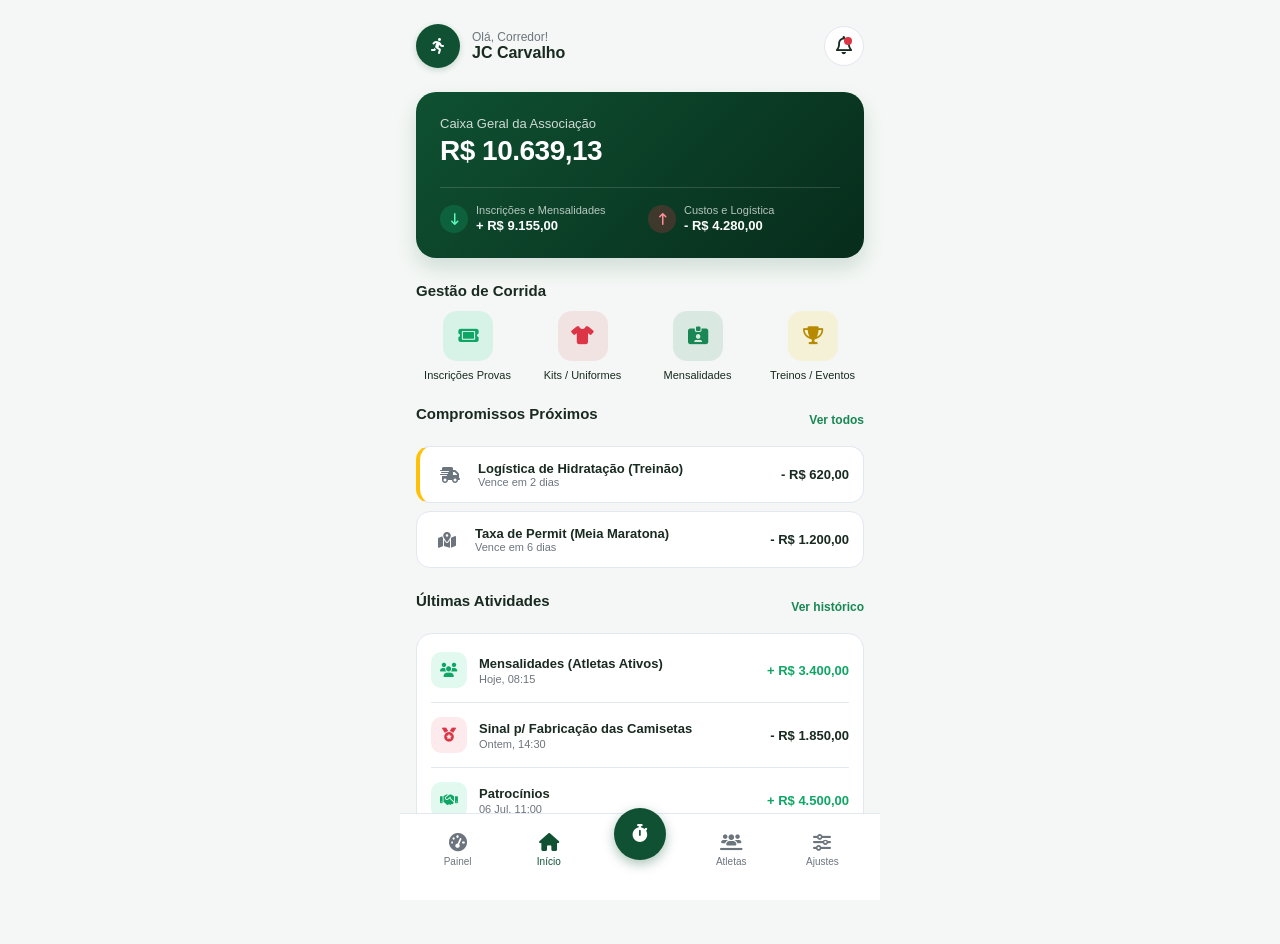
<file: index.html>
<!DOCTYPE html>
<html lang="pt-BR">
<head>
    <meta charset="UTF-8">
    <meta name="viewport" content="width=device-width, initial-scale=1.0">
    <title>Finanças - JC Carvalho</title>
    <link rel="stylesheet" href="style.css">
    <link rel="stylesheet" href="https://cdnjs.cloudflare.com/ajax/libs/font-awesome/6.4.0/css/all.min.css">
</head>
<body>

    <header class="app-header">
        <div class="user-info">
            <div class="avatar"><i class="fa-solid fa-person-running"></i></div>
            <div>
                <p class="welcome">Olá, Corredor!</p>
                <h1 class="club-name">JC Carvalho</h1>
            </div>
        </div>
        <button class="notification-btn" aria-label="Notificações">
            <i class="fa-regular fa-bell"></i>
            <span class="badge"></span>
        </button>
    </header>

    <section class="balance-card">
        <p class="balance-label">Caixa Geral da Associação</p>
        <h2 class="balance-value">R$ 10.639,13</h2>
        <div class="balance-details">
            <div class="detail-item income">
                <i class="fa-solid fa-arrow-down-long"></i>
                <div>
                    <span>Inscrições e Mensalidades</span>
                    <strong>+ R$ 9.155,00</strong>
                </div>
            </div>
            <div class="detail-item expense">
                <i class="fa-solid fa-arrow-up-long"></i>
                <div>
                    <span>Custos e Logística</span>
                    <strong>- R$ 4.280,00</strong>
                </div>
            </div>
        </div>
    </section>

    <section class="quick-actions">
        <h3>Gestão de Corrida</h3>
        <div class="actions-grid">
            <button class="action-btn">
                <div class="icon-wrapper income-bg"><i class="fa-solid fa-ticket"></i></div>
                <span>Inscrições Provas</span>
            </button>
            <button class="action-btn">
                <div class="icon-wrapper expense-bg"><i class="fa-solid fa-shirt"></i></div>
                <span>Kits / Uniformes</span>
            </button>
            <button class="action-btn">
                <div class="icon-wrapper member-bg"><i class="fa-solid fa-id-card-clip"></i></div>
                <span>Mensalidades</span>
            </button>
            <button class="action-btn">
                <div class="icon-wrapper report-bg"><i class="fa-solid fa-trophy"></i></div>
                <span>Treinos / Eventos</span>
            </button>
        </div>
    </section>

    <section class="upcoming-bills">
        <div class="section-header">
            <h3>Compromissos Próximos</h3>
            <a href="#" class="see-all">Ver todos</a>
        </div>
        <div class="bill-card alert">
            <div class="bill-info">
                <i class="fa-solid fa-truck-fast bill-icon"></i>
                <div>
                    <h4>Logística de Hidratação (Treinão)</h4>
                    <p>Vence em 2 dias</p>
                </div>
            </div>
            <span class="bill-amount">- R$ 620,00</span>
        </div>
        <div class="bill-card">
            <div class="bill-info">
                <i class="fa-solid fa-map-location-dot bill-icon"></i>
                <div>
                    <h4>Taxa de Permit (Meia Maratona)</h4>
                    <p>Vence em 6 dias</p>
                </div>
            </div>
            <span class="bill-amount">- R$ 1.200,00</span>
        </div>
    </section>

    <section class="recent-transactions">
        <div class="section-header">
            <h3>Últimas Atividades</h3>
            <a href="#" class="see-all">Ver histórico</a>
        </div>
        <div class="transaction-list">
            <div class="transaction-item">
                <div class="t-info">
                    <div class="t-icon income-light"><i class="fa-solid fa-users"></i></div>
                    <div>
                        <h4>Mensalidades (Atletas Ativos)</h4>
                        <p>Hoje, 08:15</p>
                    </div>
                </div>
                <span class="t-amount positive">+ R$ 3.400,00</span>
            </div>
            <div class="transaction-item">
                <div class="t-info">
                    <div class="t-icon expense-light"><i class="fa-solid fa-medal"></i></div>
                    <div>
                        <h4>Sinal p/ Fabricação das Camisetas</h4>
                        <p>Ontem, 14:30</p>
                    </div>
                </div>
                <span class="t-amount negative">- R$ 1.850,00</span>
            </div>
            <div class="transaction-item">
                <div class="t-info">
                    <div class="t-icon income-light"><i class="fa-solid fa-handshake"></i></div>
                    <div>
                        <h4>Patrocínios</h4>
                        <p>06 Jul, 11:00</p>
                    </div>
                </div>
                <span class="t-amount positive">+ R$ 4.500,00</span>
            </div>
        </div>
    </section>

    <nav class="bottom-nav">
        <a href="painel.html" class="nav-item">
            <i class="fa-solid fa-gauge-high"></i>
            <span>Painel</span>
        </a>
        <a href="index.html" class="nav-item active">
            <i class="fa-solid fa-house"></i>
            <span>Início</span>
        </a>
        <a href="#" class="nav-item central-add" aria-label="Lançar transação rápida">
            <div class="add-circle"><i class="fa-solid fa-stopwatch"></i></div>
        </a>
        <a href="#" class="nav-item">
            <i class="fa-solid fa-users-line"></i>
            <span>Atletas</span>
        </a>
        <a href="#" class="nav-item">
            <i class="fa-solid fa-sliders"></i>
            <span>Ajustes</span>
        </a>
    </nav>

</body>
</html>
</file>
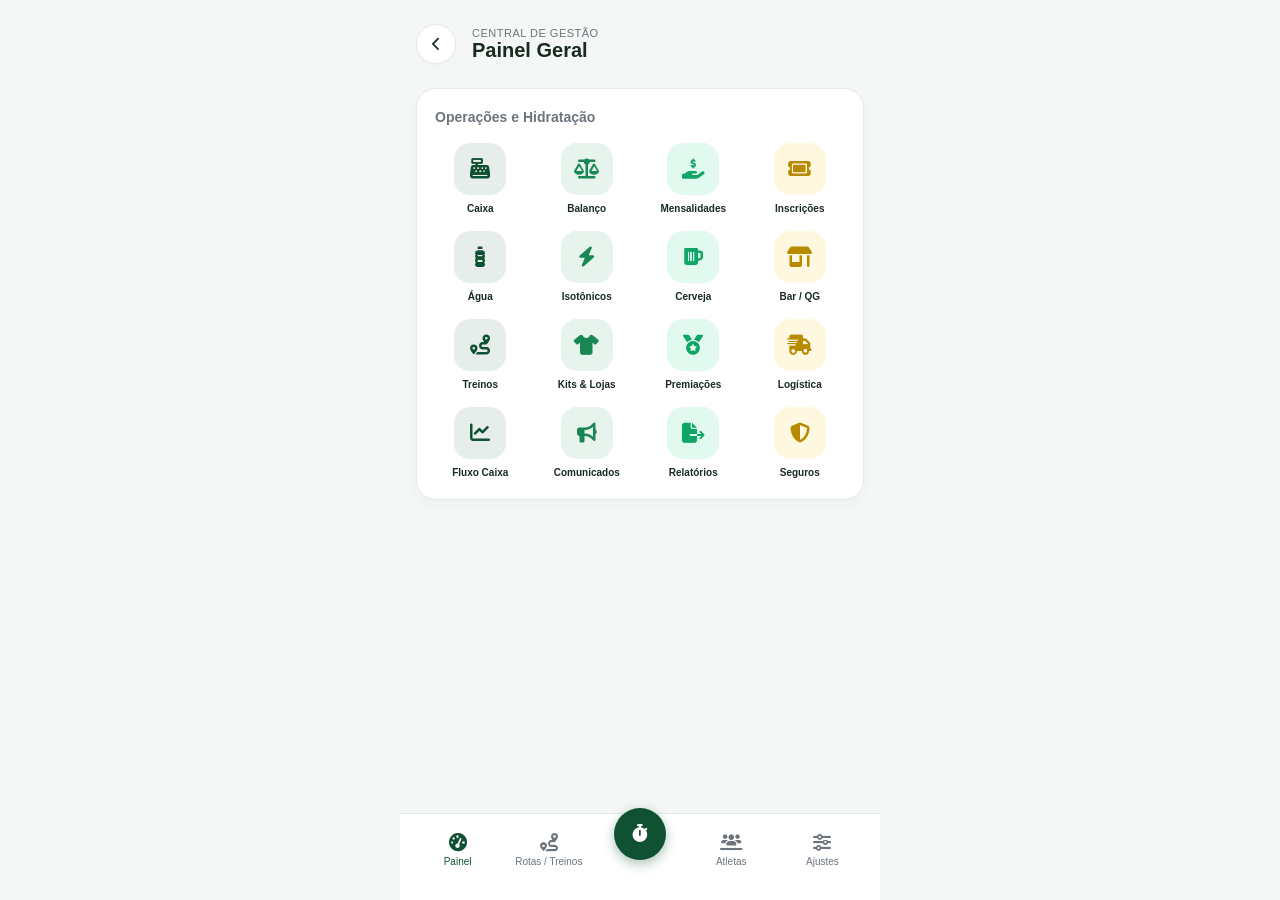
<file: painel.html>
<!DOCTYPE html>
<html lang="pt-BR">
<head>
    <meta charset="UTF-8">
    <meta name="viewport" content="width=device-width, initial-scale=1.0">
    <title>Painel de Controle - Pace & Asfalto AC</title>
    <link rel="stylesheet" href="painel.css">
    <!-- Importação de Ícones Modernos (Font Awesome) -->
    <link rel="stylesheet" href="https://cdnjs.cloudflare.com/ajax/libs/font-awesome/6.4.0/css/all.min.css">
</head>
<body>

    <!-- Header / Topo da Página -->
    <header class="app-header">
        <div class="back-navigation">
            <a href="index.html" class="back-btn" aria-label="Voltar para o início">
                <i class="fa-solid fa-chevron-left"></i>
            </a>
            <div>
                <p class="subtitle">Central de Gestão</p>
                <h1 class="page-title">Painel Geral</h1>
            </div>
        </div>
    </header>

    <!-- Grid de Ferramentas (16 Botões em 4 colunas) -->
    <main class="panel-container">
        <h3 class="grid-title">Operações e Hidratação</h3>
        <div class="tools-grid">
            
            <!-- Linha 1: Finanças Essenciais -->
            <button class="tool-btn">
                <div class="icon-box green-dark"><i class="fa-solid fa-cash-register"></i></div>
                <span>Caixa</span>
            </button>
            <button class="tool-btn">
                <div class="icon-box green-medium"><i class="fa-solid fa-scale-balanced"></i></div>
                <span>Balanço</span>
            </button>
            <button class="tool-btn">
                <div class="icon-box green-light"><i class="fa-solid fa-hand-holding-dollar"></i></div>
                <span>Mensalidades</span>
            </button>
            <button class="tool-btn">
                <div class="icon-box orange-alert"><i class="fa-solid fa-ticket"></i></div>
                <span>Inscrições</span>
            </button>

            <!-- Linha 2: Hidratação e Resenha (Novos!) -->
            <button class="tool-btn">
                <div class="icon-box green-dark"><i class="fa-solid fa-bottle-water"></i></div>
                <span>Água</span>
            </button>
            <button class="tool-btn">
                <div class="icon-box green-medium"><i class="fa-solid fa-bolt"></i></div>
                <span>Isotônicos</span>
            </button>
            <button class="tool-btn">
                <div class="icon-box green-light"><i class="fa-solid fa-beer-mug-empty"></i></div>
                <span>Cerveja</span>
            </button>
            <button class="tool-btn">
                <div class="icon-box orange-alert"><i class="fa-solid fa-shop"></i></div>
                <span>Bar / QG</span>
            </button>

            <!-- Linha 3: Logística e Treinos -->
            <button class="tool-btn">
                <div class="icon-box green-dark"><i class="fa-solid fa-route"></i></div>
                <span>Treinos</span>
            </button>
            <button class="tool-btn">
                <div class="icon-box green-medium"><i class="fa-solid fa-shirt"></i></div>
                <span>Kits & Lojas</span>
            </button>
            <button class="tool-btn">
                <div class="icon-box green-light"><i class="fa-solid fa-medal"></i></div>
                <span>Premiações</span>
            </button>
            <button class="tool-btn">
                <div class="icon-box orange-alert"><i class="fa-solid fa-truck-fast"></i></div>
                <span>Logística</span>
            </button>

            <!-- Linha 4: Relatórios e Comunicação -->
            <button class="tool-btn">
                <div class="icon-box green-dark"><i class="fa-solid fa-chart-line"></i></div>
                <span>Fluxo Caixa</span>
            </button>
            <button class="tool-btn">
                <div class="icon-box green-medium"><i class="fa-solid fa-bullhorn"></i></div>
                <span>Comunicados</span>
            </button>
            <button class="tool-btn">
                <div class="icon-box green-light"><i class="fa-solid fa-file-export"></i></div>
                <span>Relatórios</span>
            </button>
            <button class="tool-btn">
                <div class="icon-box orange-alert"><i class="fa-solid fa-shield-halved"></i></div>
                <span>Seguros</span>
            </button>

        </div>
    </main>

    <!-- Barra de Navegação Inferior Fixa -->
    <nav class="bottom-nav">
        <a href="painel.html" class="nav-item active">
            <i class="fa-solid fa-gauge-high"></i>
            <span>Painel</span>
        </a>
        <a href="index.html" class="nav-item">
            <i class="fa-solid fa-route"></i>
            <span>Rotas / Treinos</span>
        </a>
        <a href="index.html" class="nav-item central-add" aria-label="Lançar transação rápida">
            <div class="add-circle"><i class="fa-solid fa-stopwatch"></i></div>
        </a>
        <a href="index.html" class="nav-item">
            <i class="fa-solid fa-users-line"></i>
            <span>Atletas</span>
        </a>
        <a href="index.html" class="nav-item">
            <i class="fa-solid fa-sliders"></i>
            <span>Ajustes</span>
        </a>
    </nav>

</body>
</html>
</file>
<file: style.css>
/* Reset e Configurações Globais */
* {
    margin: 0;
    padding: 0;
    box-sizing: border-box;
    font-family: -apple-system, BlinkMacSystemFont, "Segoe UI", Roboto, Helvetica, Arial, sans-serif;
}

:root {
    --bg-color: #f4f7f5;       /* Fundo cinza claro levemente esverdeado (remete a asfalto limpo / saúde) */
    --card-bg: #ffffff;
    --primary-color: #0f5132;   /* Verde Floresta Escuro (Força e Identidade da Associação) */
    --accent-color: #198754;    /* Verde Gramado/Performance para destaques */
    --success: #0ecb7b;         /* Verde Esmeralda para receitas */
    --danger: #dc3545;          /* Vermelho financeiro para saídas */
    --warning: #ffc107;         /* Amarelo atenção para prazos de provas */
    --text-main: #192a20;       /* Texto escuro com leve tom verde */
    --text-muted: #6c757d;
    --border-color: #e2e8f0;
}

body {
    background-color: var(--bg-color);
    color: var(--text-main);
    padding: 16px 16px 95px 16px;
    max-width: 480px; 
    margin: 0 auto;
    position: relative;
    min-height: 100vh;
}

/* Header */
.app-header {
    display: flex;
    justify-content: space-between;
    align-items: center;
    margin-bottom: 24px;
    padding-top: 8px;
}

.user-info {
    display: flex;
    align-items: center;
    gap: 12px;
}

.avatar {
    width: 44px;
    height: 44px;
    background-color: var(--primary-color);
    color: white;
    border-radius: 50%;
    display: flex;
    align-items: center;
    justify-content: center;
    font-size: 16px;
    box-shadow: 0 2px 6px rgba(15, 81, 50, 0.2);
}

.welcome {
    font-size: 12px;
    color: var(--text-muted);
}

.club-name {
    font-size: 16px;
    font-weight: 700;
}

.notification-btn {
    background: var(--card-bg);
    border: 1px solid var(--border-color);
    width: 40px;
    height: 40px;
    border-radius: 50%;
    display: flex;
    align-items: center;
    justify-content: center;
    font-size: 18px;
    color: var(--text-main);
    position: relative;
    cursor: pointer;
}

.notification-btn .badge {
    position: absolute;
    top: 10px;
    right: 11px;
    width: 8px;
    height: 8px;
    background-color: var(--danger);
    border-radius: 50%;
}

/* Card de Saldo Principal com Gradiente Verde */
.balance-card {
    background: linear-gradient(135deg, var(--primary-color), #072c1b);
    color: white;
    padding: 24px;
    border-radius: 20px;
    box-shadow: 0 10px 20px rgba(15, 81, 50, 0.15);
    margin-bottom: 24px;
}

.balance-label {
    font-size: 13px;
    opacity: 0.8;
    margin-bottom: 4px;
}

.balance-value {
    font-size: 28px;
    font-weight: 700;
    margin-bottom: 20px;
    letter-spacing: -0.5px;
}

.balance-details {
    display: grid;
    grid-template-columns: 1fr 1fr;
    gap: 16px;
    border-top: 1px solid rgba(255, 255, 255, 0.15);
    padding-top: 16px;
}

.detail-item {
    display: flex;
    align-items: center;
    gap: 8px;
}

.detail-item i {
    width: 28px;
    height: 28px;
    border-radius: 50%;
    display: flex;
    align-items: center;
    justify-content: center;
    font-size: 12px;
}

.detail-item.income i {
    background-color: rgba(14, 203, 123, 0.2);
    color: #5cf7ba;
}

.detail-item.expense i {
    background-color: rgba(220, 53, 69, 0.25);
    color: #ff8e99;
}

.detail-item span {
    display: block;
    font-size: 11px;
    opacity: 0.7;
}

.detail-item strong {
    font-size: 13px;
}

/* Ações Rápidas */
.quick-actions {
    margin-bottom: 24px;
}

.quick-actions h3, .section-header h3 {
    font-size: 15px;
    font-weight: 600;
    margin-bottom: 12px;
}

.actions-grid {
    display: grid;
    grid-template-columns: repeat(4, 1fr);
    gap: 12px;
}

.action-btn {
    background: transparent;
    border: none;
    display: flex;
    flex-direction: column;
    align-items: center;
    gap: 8px;
    cursor: pointer;
}

.icon-wrapper {
    width: 50px;
    height: 50px;
    border-radius: 14px;
    display: flex;
    align-items: center;
    justify-content: center;
    font-size: 18px;
    transition: transform 0.1s ease;
}

.action-btn:active .icon-wrapper {
    transform: scale(0.92);
}

.income-bg { background-color: rgba(14, 203, 123, 0.12); color: #0fa665; }
.expense-bg { background-color: rgba(220, 53, 69, 0.1); color: var(--danger); }
.member-bg { background-color: rgba(25, 135, 84, 0.12); color: var(--accent-color); }
.report-bg { background-color: rgba(255, 193, 7, 0.12); color: #b88a00; }

.action-btn span {
    font-size: 11px;
    font-weight: 500;
    color: var(--text-main);
    text-align: center;
}

/* Estrutura de Seções */
.section-header {
    display: flex;
    justify-content: space-between;
    align-items: center;
    margin-bottom: 12px;
}

.see-all {
    font-size: 12px;
    color: var(--accent-color);
    text-decoration: none;
    font-weight: 600;
}

/* Contas a Vencer */
.upcoming-bills {
    margin-bottom: 24px;
}

.bill-card {
    background: var(--card-bg);
    border: 1px solid var(--border-color);
    padding: 14px;
    border-radius: 14px;
    display: flex;
    justify-content: space-between;
    align-items: center;
    margin-bottom: 8px;
}

.bill-card.alert {
    border-left: 4px solid var(--warning);
}

.bill-info {
    display: flex;
    align-items: center;
    gap: 12px;
}

.bill-icon {
    font-size: 16px;
    color: var(--text-muted);
    width: 32px;
    text-align: center;
}

.bill-info h4 {
    font-size: 13px;
    font-weight: 600;
}

.bill-info p {
    font-size: 11px;
    color: var(--text-muted);
}

.bill-amount {
    font-size: 13px;
    font-weight: 600;
    color: var(--text-main);
}

/* Últimas Atividades / Transações */
.recent-transactions {
    margin-bottom: 12px;
}

.transaction-list {
    background: var(--card-bg);
    border: 1px solid var(--border-color);
    border-radius: 16px;
    padding: 4px 14px;
}

.transaction-item {
    display: flex;
    justify-content: space-between;
    align-items: center;
    padding: 14px 0;
    border-bottom: 1px solid var(--border-color);
}

.transaction-item:last-child {
    border-bottom: none;
}

.t-info {
    display: flex;
    align-items: center;
    gap: 12px;
}

.t-icon {
    width: 36px;
    height: 36px;
    border-radius: 10px;
    display: flex;
    align-items: center;
    justify-content: center;
    font-size: 14px;
}

.income-light { background-color: rgba(14, 203, 123, 0.12); color: #0fa665; }
.expense-light { background-color: rgba(220, 53, 69, 0.1); color: var(--danger); }

.t-info h4 {
    font-size: 13px;
    font-weight: 600;
    margin-bottom: 2px;
}

.t-info p {
    font-size: 11px;
    color: var(--text-muted);
}

.t-amount {
    font-size: 13px;
    font-weight: 600;
}

.t-amount.positive { color: #0fa665; }
.t-amount.negative { color: var(--text-main); }

/* Bottom Nav (Barra de Menu Inferior Fixa com Tema Verde) */
.bottom-nav {
    position: fixed;
    bottom: 0;
    left: 50%;
    transform: translateX(-50%);
    width: 100%;
    max-width: 480px;
    background-color: rgba(255, 255, 255, 0.94);
    backdrop-filter: blur(12px);
    -webkit-backdrop-filter: blur(12px);
    border-top: 1px solid var(--border-color);
    padding: 10px 12px 24px 12px;
    display: flex;
    justify-content: space-between;
    align-items: center;
    z-index: 1000;
}

.nav-item {
    display: flex;
    flex-direction: column;
    align-items: center;
    gap: 4px;
    text-decoration: none;
    color: var(--text-muted);
    flex: 1;
    text-align: center;
}

.nav-item i {
    font-size: 18px;
}

.nav-item span {
    font-size: 10px;
    font-weight: 500;
}

.nav-item.active {
    color: var(--primary-color);
}

/* Botão Flutuante Central (Estilizado como Cronômetro de Corrida) */
.central-add {
    position: relative;
    top: -16px;
}

.add-circle {
    width: 52px;
    height: 52px;
    background-color: var(--primary-color);
    color: white;
    border-radius: 50%;
    display: flex;
    align-items: center;
    justify-content: center;
    font-size: 20px;
    box-shadow: 0 4px 12px rgba(15, 81, 50, 0.35);
    transition: transform 0.1s ease, background-color 0.2s;
}

.central-add:active .add-circle {
    transform: scale(0.92);
    background-color: var(--accent-color);
}
</file>
<file: painel.css>
/* Reset e Configurações Globais baseados na Paleta Verde da Associação */
* {
    margin: 0;
    padding: 0;
    box-sizing: border-box;
    font-family: -apple-system, BlinkMacSystemFont, "Segoe UI", Roboto, Helvetica, Arial, sans-serif;
}

:root {
    --bg-color: #f4f7f5;       /* Mesmo cinza levemente esverdeado da Home */
    --card-bg: #ffffff;
    --primary-color: #0f5132;   /* Verde Floresta Escuro */
    --accent-color: #198754;    /* Verde Performance */
    --success-light: #0ecb7b;   /* Verde Esmeralda */
    --warning-alert: #ffc107;   /* Amarelo/Laranja de atenção */
    --text-main: #192a20;
    --text-muted: #6c757d;
    --border-color: #e2e8f0;
}

body {
    background-color: var(--bg-color);
    color: var(--text-main);
    padding: 16px 16px 100px 16px;
    max-width: 480px; /* Mantém o padrão mobile centrado */
    margin: 0 auto;
    position: relative;
    min-height: 100vh;
}

/* Header com Botão de Voltar */
.app-header {
    margin-bottom: 24px;
    padding-top: 8px;
}

.back-navigation {
    display: flex;
    align-items: center;
    gap: 16px;
}

.back-btn {
    background: var(--card-bg);
    border: 1px solid var(--border-color);
    width: 40px;
    height: 40px;
    border-radius: 50%;
    display: flex;
    align-items: center;
    justify-content: center;
    color: var(--text-main);
    text-decoration: none;
    font-size: 14px;
    box-shadow: 0 2px 4px rgba(0, 0, 0, 0.02);
}

.back-btn:active {
    transform: scale(0.95);
    background-color: #f8faf9;
}

.subtitle {
    font-size: 11px;
    color: var(--text-muted);
    text-transform: uppercase;
    letter-spacing: 0.5px;
}

.page-title {
    font-size: 20px;
    font-weight: 700;
}

/* Container do Painel e Grid */
.panel-container {
    background: var(--card-bg);
    border: 1px solid var(--border-color);
    border-radius: 20px;
    padding: 20px 14px;
    box-shadow: 0 4px 12px rgba(15, 81, 50, 0.03);
}

.grid-title {
    font-size: 14px;
    font-weight: 600;
    color: var(--text-muted);
    margin-bottom: 18px;
    padding-left: 4px;
}

/* Configuração Exata do Grid em 4 Colunas */
.tools-grid {
    display: grid;
    grid-template-columns: repeat(4, 1fr);
    gap: 16px 8px; /* Espaçamento vertical maior que o horizontal para caber os textos */
}

/* Botões do Painel */
.tool-btn {
    background: transparent;
    border: none;
    display: flex;
    flex-direction: column;
    align-items: center;
    gap: 8px;
    cursor: pointer;
    width: 100%;
}

.icon-box {
    width: 52px;
    height: 52px;
    border-radius: 16px;
    display: flex;
    align-items: center;
    justify-content: center;
    font-size: 20px;
    transition: transform 0.1s ease;
}

.tool-btn:active .icon-box {
    transform: scale(0.9);
}

.tool-btn span {
    font-size: 10px;
    font-weight: 600;
    color: var(--text-main);
    text-align: center;
    word-break: break-word; /* Evita que palavras grandes quebrem o layout das colunas */
    line-height: 1.2;
}

/* Variações de Cores dos Ícones (Mantendo o padrão verde estilizado) */
.green-dark {
    background-color: rgba(15, 81, 50, 0.1);
    color: var(--primary-color);
}

.green-medium {
    background-color: rgba(25, 135, 84, 0.1);
    color: var(--accent-color);
}

.green-light {
    background-color: rgba(14, 203, 123, 0.12);
    color: #0fa665;
}

.orange-alert {
    background-color: rgba(255, 193, 7, 0.12);
    color: #b88a00;
}

/* Bottom Nav (Mesmo estilo fixo da Index para consistência de fluxo) */
.bottom-nav {
    position: fixed;
    bottom: 0;
    left: 50%;
    transform: translateX(-50%);
    width: 100%;
    max-width: 480px;
    background-color: rgba(255, 255, 255, 0.94);
    backdrop-filter: blur(12px);
    -webkit-backdrop-filter: blur(12px);
    border-top: 1px solid var(--border-color);
    padding: 10px 12px 24px 12px;
    display: flex;
    justify-content: space-between;
    align-items: center;
    z-index: 1000;
}

.nav-item {
    display: flex;
    flex-direction: column;
    align-items: center;
    gap: 4px;
    text-decoration: none;
    color: var(--text-muted);
    flex: 1;
    text-align: center;
}

.nav-item i {
    font-size: 18px;
}

.nav-item span {
    font-size: 10px;
    font-weight: 500;
}

.nav-item.active {
    color: var(--primary-color);
}

.central-add {
    position: relative;
    top: -16px;
}

.add-circle {
    width: 52px;
    height: 52px;
    background-color: var(--primary-color);
    color: white;
    border-radius: 50%;
    display: flex;
    align-items: center;
    justify-content: center;
    font-size: 20px;
    box-shadow: 0 4px 12px rgba(15, 81, 50, 0.35);
}
</file>
